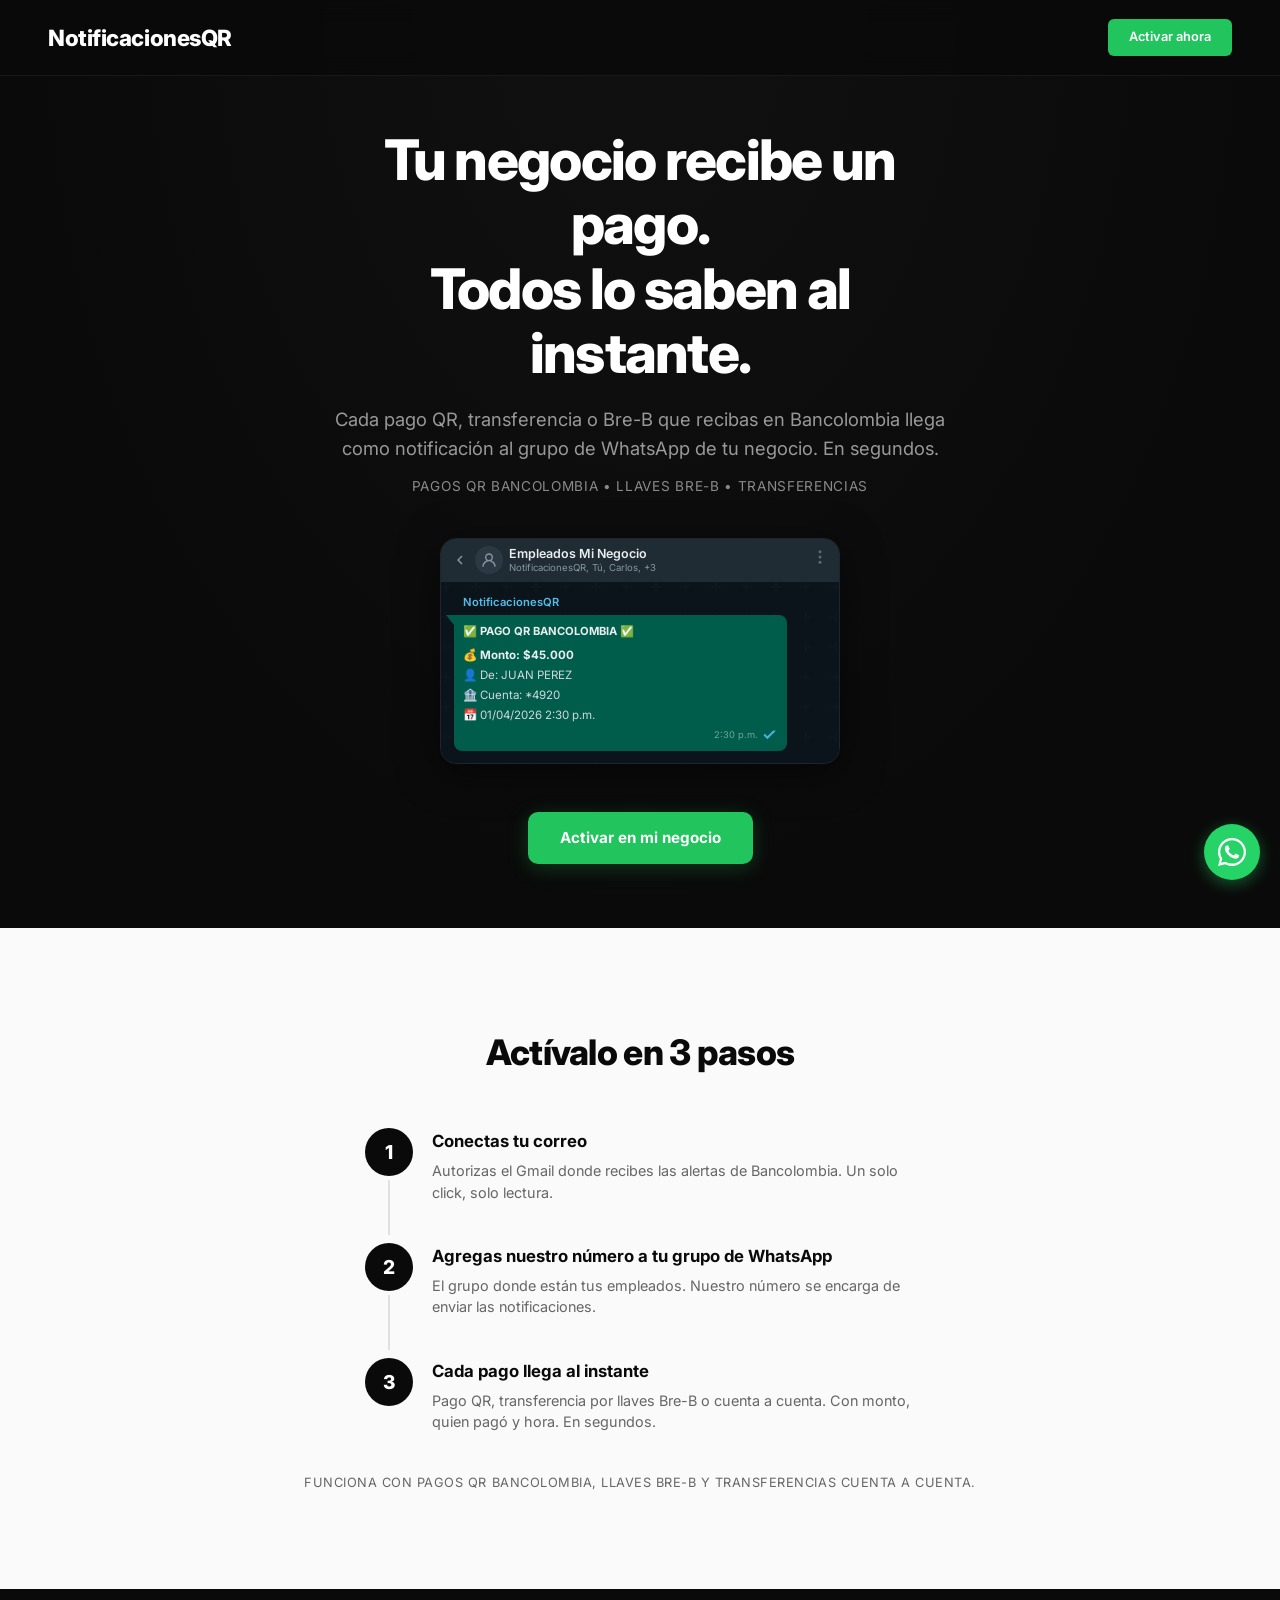
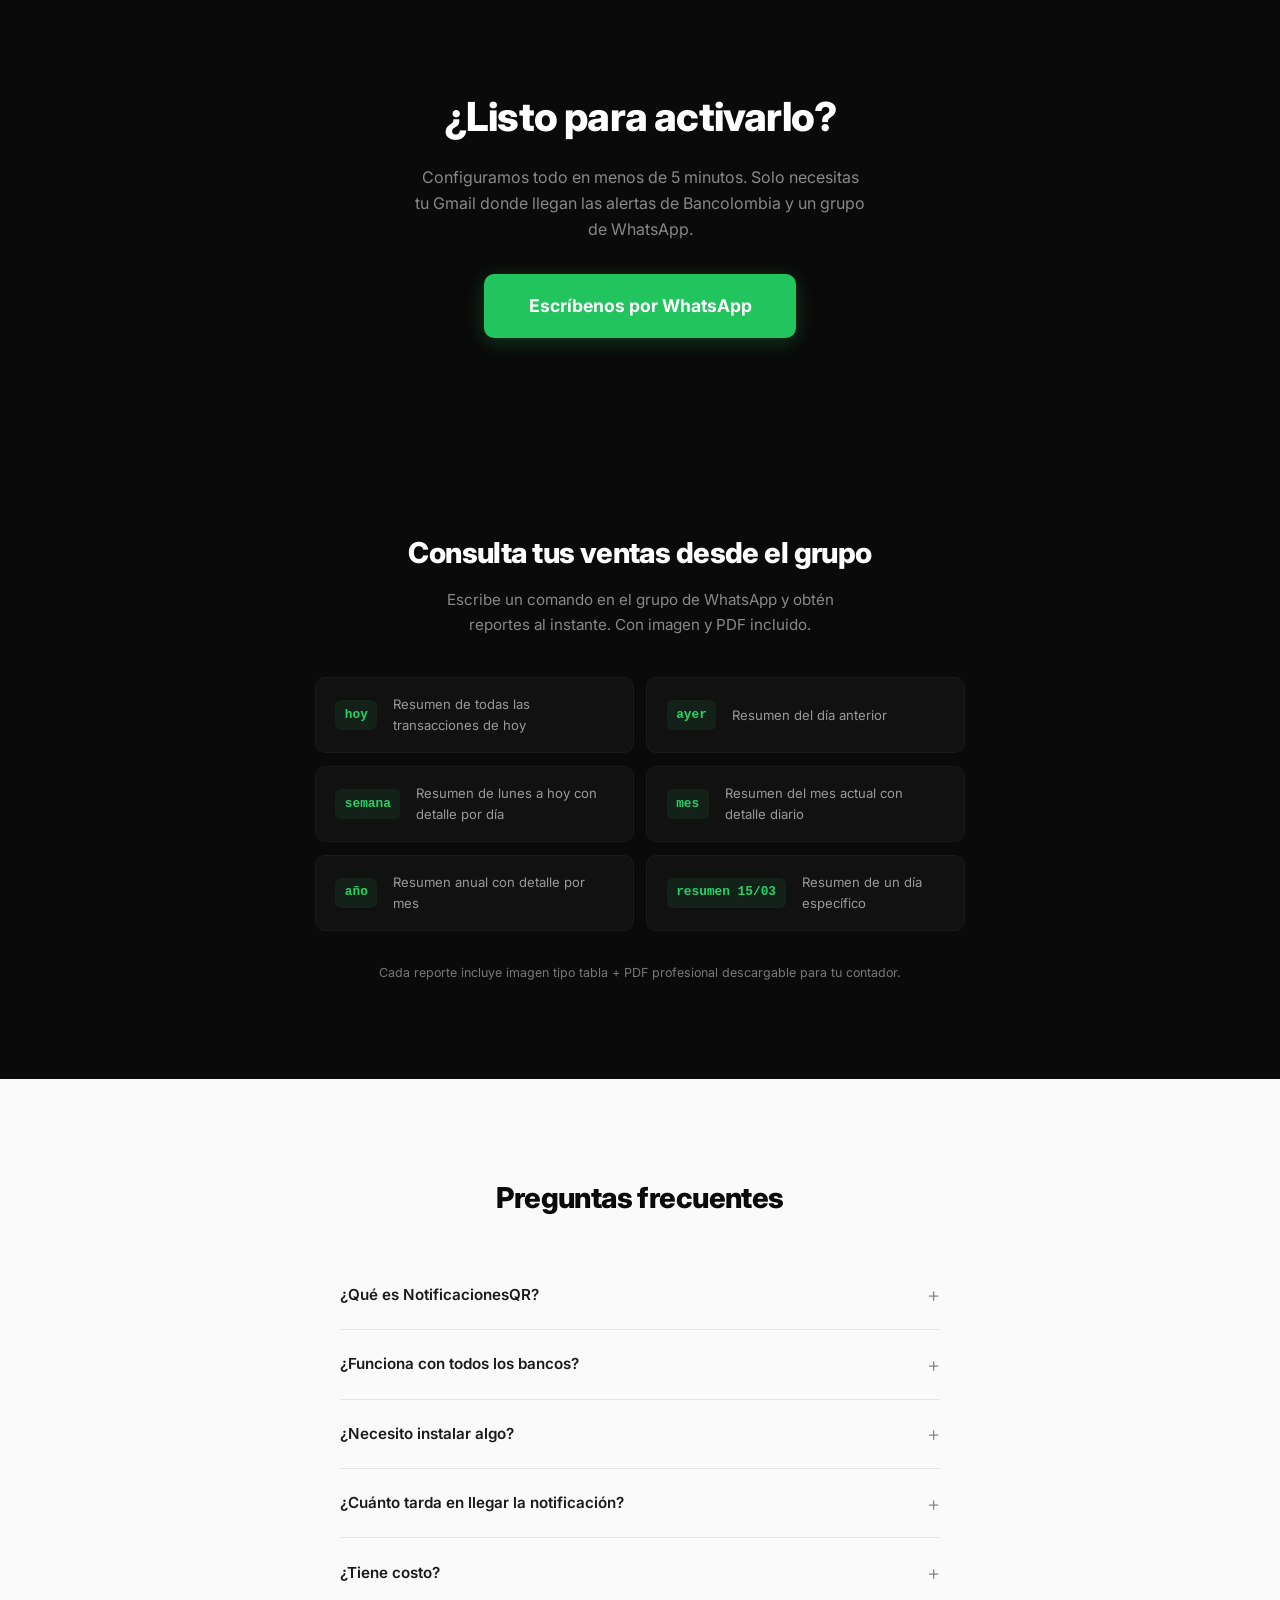
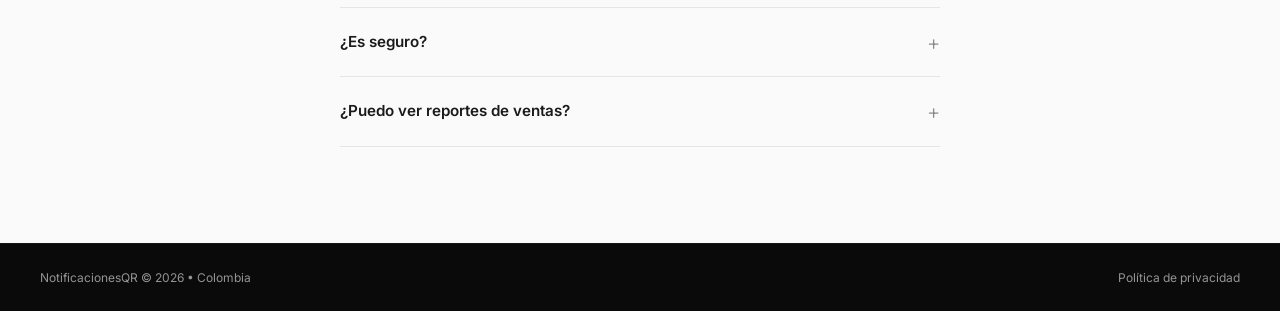
<file: index.html>
<!DOCTYPE html>
<html lang="es">
<head>
    <meta charset="UTF-8">
    <meta name="viewport" content="width=device-width, initial-scale=1.0">
    <title>NotificacionesQR — Recibe alertas de pagos QR Bancolombia en WhatsApp al instante</title>
    <meta name="description" content="Notificador de pagos QR Bancolombia por WhatsApp. Alertas instantáneas de pagos QR, Bre-B y transferencias para tu negocio. Sin hardware, sin apps.">
    <link rel="canonical" href="https://notificacionesqr.com/">
    <meta name="theme-color" content="#0a0a0a">
    <meta name="geo.region" content="CO">
    <link rel="alternate" hreflang="es-CO" href="https://notificacionesqr.com/">
    <link rel="alternate" hreflang="x-default" href="https://notificacionesqr.com/">

    <!-- Open Graph -->
    <meta property="og:title" content="NotificacionesQR — Alertas de pagos QR en WhatsApp">
    <meta property="og:description" content="Tus empleados saben al instante cuando llega un pago. Pagos QR, Bre-B y transferencias Bancolombia directo a WhatsApp.">
    <meta property="og:type" content="website">
    <meta property="og:url" content="https://notificacionesqr.com/">
    <meta property="og:image" content="https://notificacionesqr.com/og-image.png">
    <meta property="og:image:width" content="1200">
    <meta property="og:image:height" content="630">
    <meta property="og:locale" content="es_CO">
    <meta property="og:site_name" content="NotificacionesQR">

    <!-- Twitter Card -->
    <meta name="twitter:card" content="summary_large_image">
    <meta name="twitter:title" content="NotificacionesQR — Alertas de pagos QR en WhatsApp">
    <meta name="twitter:description" content="Notificador de pagos QR Bancolombia por WhatsApp para negocios. Alertas instantáneas sin hardware.">
    <meta name="twitter:image" content="https://notificacionesqr.com/og-image.png">

    <!-- Favicon -->
    <link rel="icon" type="image/svg+xml" href="/favicon.svg">
    <link rel="apple-touch-icon" href="/apple-touch-icon.png">

    <!-- Google Analytics -->
    <script async src="https://www.googletagmanager.com/gtag/js?id=G-BZJQS6GRGG"></script>
    <script>
      window.dataLayer = window.dataLayer || [];
      function gtag(){dataLayer.push(arguments);}
      gtag('js', new Date());
      gtag('config', 'G-BZJQS6GRGG');
    </script>

    <!-- Fonts -->
    <link rel="preconnect" href="https://fonts.googleapis.com">
    <link rel="preconnect" href="https://fonts.gstatic.com" crossorigin>
    <link href="https://fonts.googleapis.com/css2?family=Inter:wght@400;600;800&display=swap" rel="stylesheet">
    <link rel="stylesheet" href="style.css">

    <!-- Noscript fallback -->
    <noscript><style>.fade-in { opacity: 1 !important; transform: none !important; }</style></noscript>
</head>
<body>

    <!-- Header -->
    <header>
        <nav>
            <div class="nav-inner">
                <div class="logo">NotificacionesQR</div>
                <a href="#contacto" class="nav-btn">Activar ahora</a>
            </div>
        </nav>
    </header>

    <main>
        <!-- Hero -->
        <section class="hero">
            <div class="hero-content">
                <h1>Tu negocio recibe un pago.<br>Todos lo saben al instante.</h1>
                <p class="hero-subtitle">Cada pago QR, transferencia o Bre-B que recibas en Bancolombia llega como notificación al grupo de WhatsApp de tu negocio. En segundos.</p>
                <p class="hero-compatible">Pagos QR Bancolombia &bull; Llaves Bre-B &bull; Transferencias</p>

                <!-- WhatsApp mockup -->
                <div class="mockup" aria-label="Ejemplo de notificación de pago QR en WhatsApp">
                    <div class="mockup-header">
                        <div class="mockup-header-left">
                            <svg class="mockup-back" viewBox="0 0 24 24" width="18" height="18" fill="#d1d5db" aria-hidden="true"><path d="M15.41 7.41L14 6l-6 6 6 6 1.41-1.41L10.83 12z"/></svg>
                            <div class="mockup-avatar">
                                <svg viewBox="0 0 24 24" width="16" height="16" fill="#8696a0" aria-hidden="true"><path d="M15.71 12.71a6 6 0 10-7.42 0A10 10 0 002 22h2a8 8 0 0116 0h2a10 10 0 00-6.29-9.29zM12 12a4 4 0 110-8 4 4 0 010 8z"/></svg>
                            </div>
                            <div class="mockup-header-info">
                                <span class="mockup-name">Empleados Mi Negocio</span>
                                <span class="mockup-members">NotificacionesQR, Tú, Carlos, +3</span>
                            </div>
                        </div>
                        <div class="mockup-header-right">
                            <svg viewBox="0 0 24 24" width="18" height="18" fill="#8696a0" aria-hidden="true"><circle cx="12" cy="5" r="2"/><circle cx="12" cy="12" r="2"/><circle cx="12" cy="19" r="2"/></svg>
                        </div>
                    </div>
                    <div class="mockup-chat">
                        <div class="mockup-contact-name">NotificacionesQR</div>
                        <div class="mockup-bubble">
                            <div class="mockup-bubble-tail"></div>
                            <div class="mockup-title">✅ PAGO QR BANCOLOMBIA ✅</div>
                            <div class="mockup-row">💰 <strong>Monto: $45.000</strong></div>
                            <div class="mockup-row">👤 De: JUAN PEREZ</div>
                            <div class="mockup-row">🏦 Cuenta: *4920</div>
                            <div class="mockup-row">📅 01/04/2026 2:30 p.m.</div>
                            <div class="mockup-meta">
                                <span class="mockup-time">2:30 p.m.</span>
                                <svg class="mockup-check" viewBox="0 0 16 11" width="16" height="11" aria-hidden="true"><path d="M11.07.66L5.4 6.33 2.93 3.85 1.51 5.27l3.89 3.89 7.07-7.07L11.07.66z" fill="#53bdeb"/><path d="M7.07.66L5.4 2.33l1.41 1.42 3.18-3.18L7.07.66z" fill="#53bdeb" transform="translate(4,0)"/></svg>
                            </div>
                        </div>
                    </div>
                </div>

                <a href="#contacto" class="btn-primary">Activar en mi negocio</a>
            </div>
        </section>

        <!-- Cómo funciona -->
        <section class="steps-section" id="como-funciona">
            <h2 class="fade-in">Actívalo en 3 pasos</h2>

            <div class="steps">
                <div class="step fade-in">
                    <div class="step-number">1</div>
                    <div class="step-content">
                        <h3>Conectas tu correo</h3>
                        <p>Autorizas el Gmail donde recibes las alertas de Bancolombia. Un solo click, solo lectura.</p>
                    </div>
                </div>
                <div class="step fade-in">
                    <div class="step-number">2</div>
                    <div class="step-content">
                        <h3>Agregas nuestro número a tu grupo de WhatsApp</h3>
                        <p>El grupo donde están tus empleados. Nuestro número se encarga de enviar las notificaciones.</p>
                    </div>
                </div>
                <div class="step fade-in">
                    <div class="step-number">3</div>
                    <div class="step-content">
                        <h3>Cada pago llega al instante</h3>
                        <p>Pago QR, transferencia por llaves Bre-B o cuenta a cuenta. Con monto, quien pagó y hora. En segundos.</p>
                    </div>
                </div>
            </div>

            <p class="compatible-note fade-in">Funciona con pagos QR Bancolombia, llaves Bre-B y transferencias cuenta a cuenta.</p>
        </section>

        <!-- CTA -->
        <section class="cta-section" id="contacto">
            <h2 class="fade-in">¿Listo para activarlo?</h2>
            <p class="fade-in">Configuramos todo en menos de 5 minutos. Solo necesitas tu Gmail donde llegan las alertas de Bancolombia y un grupo de WhatsApp.</p>
            <a href="https://wa.me/573003060003?text=Hola%2C%20quiero%20activar%20NotificacionesQR%20en%20mi%20negocio" class="btn-primary btn-large fade-in" target="_blank" rel="noopener noreferrer">Escríbenos por WhatsApp</a>
        </section>

        <!-- Comandos / Features -->
        <section class="commands-section" id="funciones">
            <h2 class="fade-in">Consulta tus ventas desde el grupo</h2>
            <p class="commands-intro fade-in">Escribe un comando en el grupo de WhatsApp y obtén reportes al instante. Con imagen y PDF incluido.</p>

            <div class="commands-grid">
                <div class="command-card fade-in">
                    <span class="command-name">hoy</span>
                    <p>Resumen de todas las transacciones de hoy</p>
                </div>
                <div class="command-card fade-in">
                    <span class="command-name">ayer</span>
                    <p>Resumen del día anterior</p>
                </div>
                <div class="command-card fade-in">
                    <span class="command-name">semana</span>
                    <p>Resumen de lunes a hoy con detalle por día</p>
                </div>
                <div class="command-card fade-in">
                    <span class="command-name">mes</span>
                    <p>Resumen del mes actual con detalle diario</p>
                </div>
                <div class="command-card fade-in">
                    <span class="command-name">año</span>
                    <p>Resumen anual con detalle por mes</p>
                </div>
                <div class="command-card fade-in">
                    <span class="command-name">resumen 15/03</span>
                    <p>Resumen de un día específico</p>
                </div>
            </div>

            <p class="commands-note fade-in">Cada reporte incluye imagen tipo tabla + PDF profesional descargable para tu contador.</p>
        </section>

        <!-- FAQ -->
        <section class="faq-section" id="faq">
            <h2 class="fade-in">Preguntas frecuentes</h2>

            <div class="faq-list">
                <details class="faq-item fade-in">
                    <summary>¿Qué es NotificacionesQR?</summary>
                    <p>Es un servicio que envía una notificación al grupo de WhatsApp de tu negocio cada vez que recibes un pago QR, transferencia por llaves Bre-B o transferencia bancaria en tu cuenta Bancolombia. Tus empleados saben al instante que el pago llegó.</p>
                </details>
                <details class="faq-item fade-in">
                    <summary>¿Funciona con todos los bancos?</summary>
                    <p>Por ahora funciona con Bancolombia: pagos QR, transferencias por llaves Bre-B y transferencias cuenta a cuenta. Estamos trabajando para agregar más bancos próximamente.</p>
                </details>
                <details class="faq-item fade-in">
                    <summary>¿Necesito instalar algo?</summary>
                    <p>No. Solo necesitas WhatsApp (que ya tienes) y autorizar tu correo de Gmail donde llegan las alertas de Bancolombia. No hay apps que instalar ni dispositivos que comprar.</p>
                </details>
                <details class="faq-item fade-in">
                    <summary>¿Cuánto tarda en llegar la notificación?</summary>
                    <p>Menos de 10 segundos desde que el cliente paga. La notificación llega al grupo de WhatsApp prácticamente al instante.</p>
                </details>
                <details class="faq-item fade-in">
                    <summary>¿Tiene costo?</summary>
                    <p>Por ahora es totalmente gratis. Escríbenos por WhatsApp y lo activamos en minutos.</p>
                </details>
                <details class="faq-item fade-in">
                    <summary>¿Es seguro?</summary>
                    <p>Sí. Solo leemos las notificaciones de pago de Bancolombia en tu correo. No tenemos acceso a tus cuentas bancarias, contraseñas ni información financiera.</p>
                </details>
                <details class="faq-item fade-in">
                    <summary>¿Puedo ver reportes de ventas?</summary>
                    <p>Sí. Desde el mismo grupo de WhatsApp puedes escribir comandos como "hoy", "semana" o "mes" y recibes un resumen con imagen y PDF profesional con todas las transacciones.</p>
                </details>
            </div>
        </section>
    </main>

    <!-- Schema: FAQ -->
    <script type="application/ld+json">
    {
        "@context": "https://schema.org",
        "@type": "FAQPage",
        "mainEntity": [
            { "@type": "Question", "name": "¿Qué es NotificacionesQR?", "acceptedAnswer": { "@type": "Answer", "text": "Es un servicio que envía una notificación al grupo de WhatsApp de tu negocio cada vez que recibes un pago QR, transferencia por llaves Bre-B o transferencia bancaria en tu cuenta Bancolombia." } },
            { "@type": "Question", "name": "¿Funciona con todos los bancos?", "acceptedAnswer": { "@type": "Answer", "text": "Por ahora funciona con Bancolombia: pagos QR, transferencias por llaves Bre-B y transferencias cuenta a cuenta." } },
            { "@type": "Question", "name": "¿Necesito instalar algo?", "acceptedAnswer": { "@type": "Answer", "text": "No. Solo necesitas WhatsApp y autorizar tu correo de Gmail donde llegan las alertas de Bancolombia. No hay apps que instalar ni dispositivos que comprar." } },
            { "@type": "Question", "name": "¿Cuánto tarda en llegar la notificación?", "acceptedAnswer": { "@type": "Answer", "text": "Menos de 10 segundos desde que el cliente paga." } },
            { "@type": "Question", "name": "¿Tiene costo?", "acceptedAnswer": { "@type": "Answer", "text": "Por ahora es totalmente gratis. Escríbenos por WhatsApp y lo activamos en minutos." } },
            { "@type": "Question", "name": "¿Es seguro?", "acceptedAnswer": { "@type": "Answer", "text": "Sí. Solo leemos las notificaciones de pago de Bancolombia en tu correo. No tenemos acceso a tus cuentas bancarias, contraseñas ni información financiera." } },
            { "@type": "Question", "name": "¿Puedo ver reportes de ventas?", "acceptedAnswer": { "@type": "Answer", "text": "Sí. Desde el mismo grupo de WhatsApp puedes escribir comandos como hoy, semana o mes y recibes un resumen con imagen y PDF profesional." } }
        ]
    }
    </script>

    <!-- Schema: SoftwareApplication + Organization -->
    <script type="application/ld+json">
    {
        "@context": "https://schema.org",
        "@type": "SoftwareApplication",
        "name": "NotificacionesQR",
        "description": "Notificador de pagos QR Bancolombia por WhatsApp para negocios en Colombia",
        "applicationCategory": "BusinessApplication",
        "operatingSystem": "WhatsApp",
        "offers": {
            "@type": "Offer",
            "price": "0",
            "priceCurrency": "COP"
        },
        "author": {
            "@type": "Organization",
            "name": "NotificacionesQR",
            "url": "https://notificacionesqr.com"
        }
    }
    </script>

    <!-- Footer -->
    <footer>
        <div class="footer-inner">
            <p>NotificacionesQR &copy; 2026 &bull; Colombia</p>
            <a href="/privacidad.html">Política de privacidad</a>
        </div>
    </footer>

    <!-- WhatsApp floating button -->
    <a href="https://wa.me/573003060003?text=Hola%2C%20quiero%20activar%20NotificacionesQR%20en%20mi%20negocio" class="whatsapp-float" target="_blank" rel="noopener noreferrer" aria-label="Contactar por WhatsApp">
        <svg viewBox="0 0 32 32" width="28" height="28" fill="#fff" aria-hidden="true"><path d="M16.004 0C7.165 0 .002 7.159.002 15.995c0 2.817.736 5.567 2.137 7.998L.014 32l8.207-2.108a15.94 15.94 0 007.783 1.986C24.843 31.878 32 24.719 32 15.883 32 7.159 24.843 0 16.004 0zm0 29.285a13.3 13.3 0 01-6.988-1.975l-.502-.296-4.867 1.25 1.296-4.727-.326-.518A13.22 13.22 0 012.6 15.995c0-7.387 6.017-13.4 13.404-13.4 7.387 0 13.404 6.013 13.404 13.4 0 7.387-6.017 13.29-13.404 13.29zm7.347-10.032c-.402-.2-2.38-1.174-2.75-1.308-.37-.134-.638-.2-.907.2-.268.402-1.04 1.308-1.276 1.576-.235.268-.47.302-.872.1-.402-.2-1.698-.625-3.233-1.993-1.195-1.065-2.002-2.38-2.237-2.782-.235-.402-.025-.62.177-.82.181-.18.402-.468.603-.703.2-.235.268-.402.402-.67.134-.268.067-.502-.034-.703-.1-.2-.907-2.184-1.242-2.99-.326-.785-.658-.678-.907-.69-.235-.012-.502-.015-.77-.015s-.703.1-1.072.502c-.37.402-1.41 1.376-1.41 3.358s1.444 3.895 1.645 4.163c.2.268 2.84 4.335 6.882 6.079.96.415 1.712.663 2.296.849.965.307 1.843.263 2.537.16.774-.116 2.38-.973 2.716-1.912.335-.94.335-1.745.235-1.912-.1-.168-.37-.268-.77-.47z"/></svg>
    </a>

    <script src="script.js" defer></script>
</body>
</html>
</file>
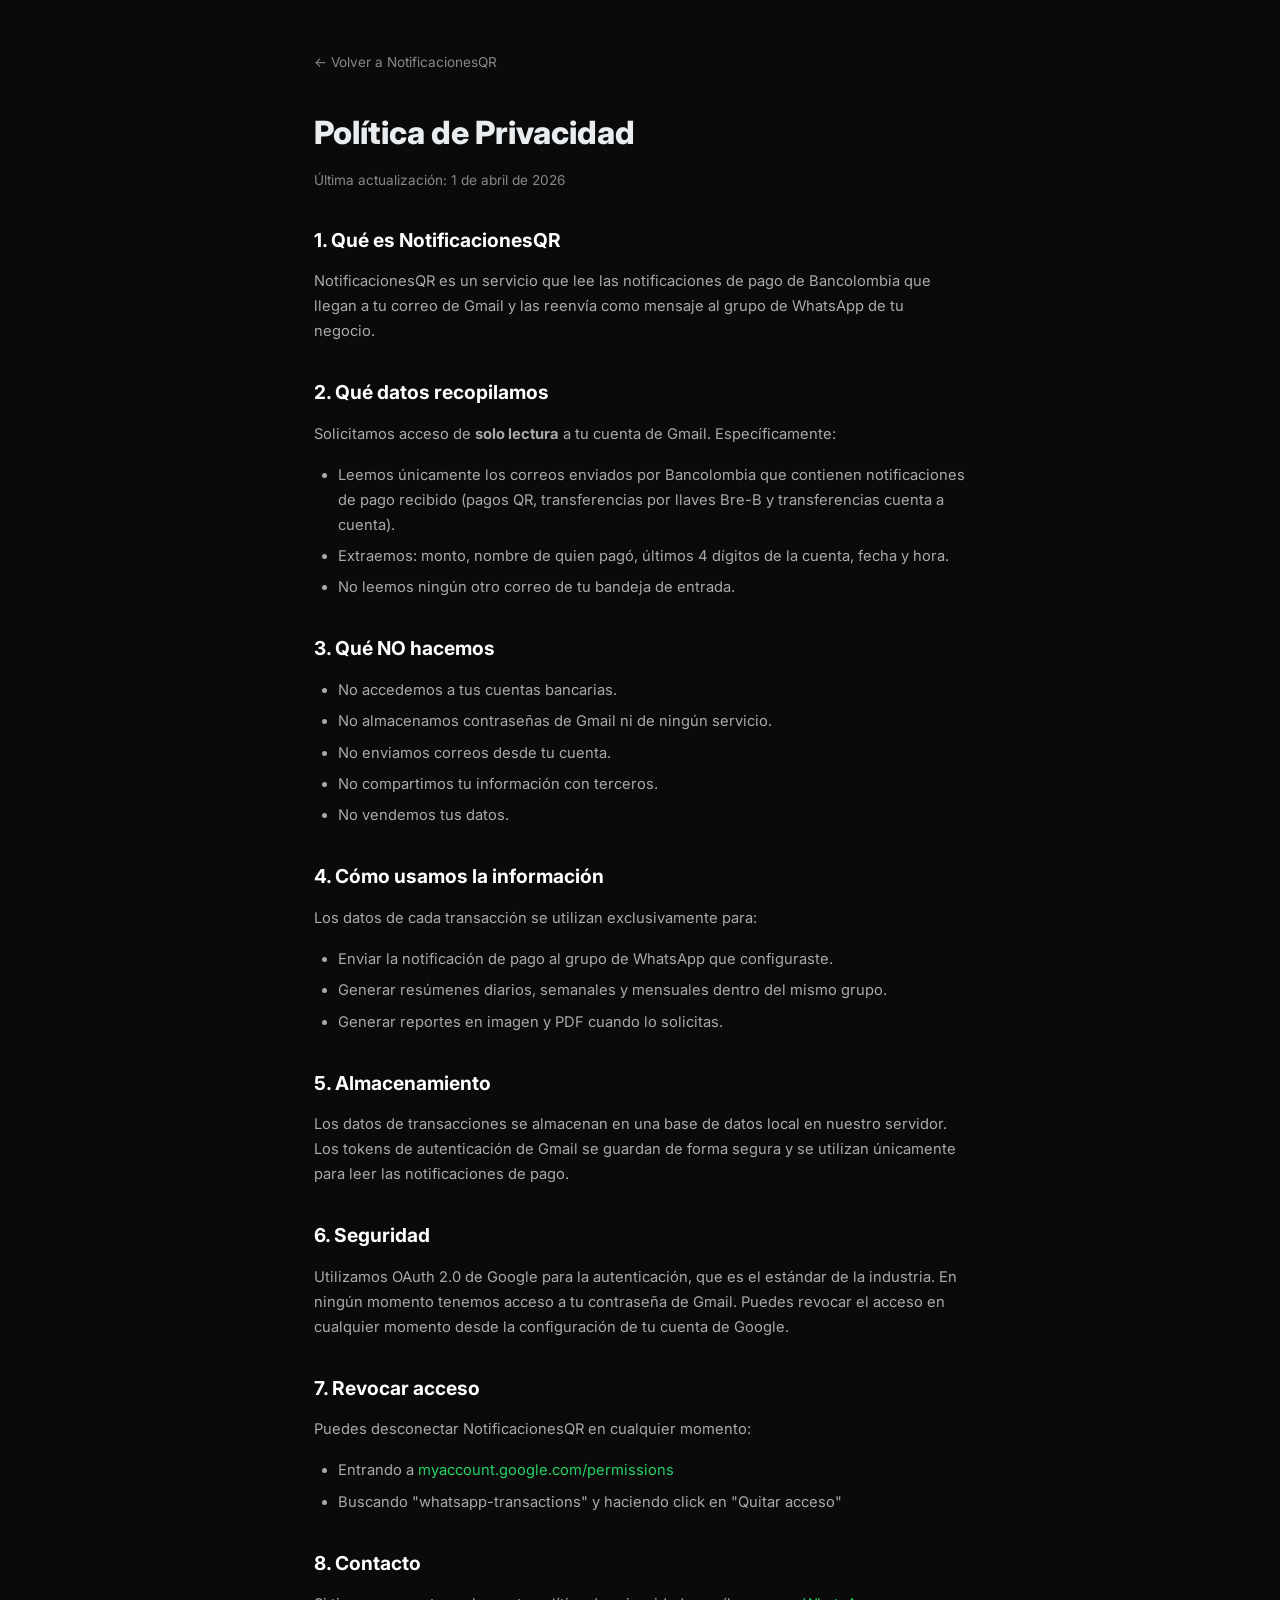
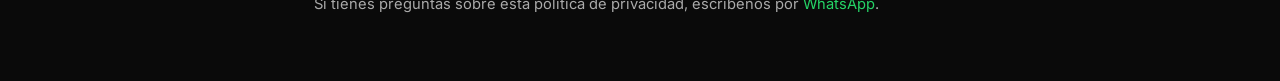
<file: privacidad.html>
<!DOCTYPE html>
<html lang="es">
<head>
    <meta charset="UTF-8">
    <meta name="viewport" content="width=device-width, initial-scale=1.0">
    <title>Política de Privacidad — NotificacionesQR</title>
    <meta name="description" content="Política de privacidad de NotificacionesQR. Cómo manejamos tus datos de forma segura.">
    <meta name="theme-color" content="#0a0a0a">
    <link rel="canonical" href="https://notificacionesqr.com/privacidad.html">
    <link rel="icon" type="image/svg+xml" href="/favicon.svg">
    <link rel="preconnect" href="https://fonts.googleapis.com">
    <link rel="preconnect" href="https://fonts.gstatic.com" crossorigin>
    <link href="https://fonts.googleapis.com/css2?family=Inter:wght@400;600;800&display=swap" rel="stylesheet">
    <style>
        * { margin: 0; padding: 0; box-sizing: border-box; }
        body { font-family: 'Inter', sans-serif; color: #e9edef; background: #0a0a0a; line-height: 1.7; -webkit-font-smoothing: antialiased; }
        .container { max-width: 700px; margin: 0 auto; padding: 3rem 1.5rem; }
        h1 { font-size: 2rem; font-weight: 800; margin-bottom: 0.5rem; }
        .date { color: #888; font-size: 0.85rem; margin-bottom: 2rem; }
        h2 { font-size: 1.2rem; font-weight: 700; margin: 2rem 0 0.8rem; color: #fff; }
        p { color: #aaa; margin-bottom: 1rem; font-size: 0.92rem; }
        ul { color: #aaa; margin: 0 0 1rem 1.5rem; font-size: 0.92rem; }
        li { margin-bottom: 0.4rem; }
        a { color: #25d366; text-decoration: none; }
        a:hover { text-decoration: underline; }
        .back { display: inline-block; margin-bottom: 2rem; color: #888; font-size: 0.85rem; }
        .back:hover { color: #fff; }
    </style>
</head>
<body>
    <div class="container">
        <a href="/" class="back">&larr; Volver a NotificacionesQR</a>

        <h1>Política de Privacidad</h1>
        <p class="date">Última actualización: 1 de abril de 2026</p>

        <h2>1. Qué es NotificacionesQR</h2>
        <p>NotificacionesQR es un servicio que lee las notificaciones de pago de Bancolombia que llegan a tu correo de Gmail y las reenvía como mensaje al grupo de WhatsApp de tu negocio.</p>

        <h2>2. Qué datos recopilamos</h2>
        <p>Solicitamos acceso de <strong>solo lectura</strong> a tu cuenta de Gmail. Específicamente:</p>
        <ul>
            <li>Leemos únicamente los correos enviados por Bancolombia que contienen notificaciones de pago recibido (pagos QR, transferencias por llaves Bre-B y transferencias cuenta a cuenta).</li>
            <li>Extraemos: monto, nombre de quien pagó, últimos 4 dígitos de la cuenta, fecha y hora.</li>
            <li>No leemos ningún otro correo de tu bandeja de entrada.</li>
        </ul>

        <h2>3. Qué NO hacemos</h2>
        <ul>
            <li>No accedemos a tus cuentas bancarias.</li>
            <li>No almacenamos contraseñas de Gmail ni de ningún servicio.</li>
            <li>No enviamos correos desde tu cuenta.</li>
            <li>No compartimos tu información con terceros.</li>
            <li>No vendemos tus datos.</li>
        </ul>

        <h2>4. Cómo usamos la información</h2>
        <p>Los datos de cada transacción se utilizan exclusivamente para:</p>
        <ul>
            <li>Enviar la notificación de pago al grupo de WhatsApp que configuraste.</li>
            <li>Generar resúmenes diarios, semanales y mensuales dentro del mismo grupo.</li>
            <li>Generar reportes en imagen y PDF cuando lo solicitas.</li>
        </ul>

        <h2>5. Almacenamiento</h2>
        <p>Los datos de transacciones se almacenan en una base de datos local en nuestro servidor. Los tokens de autenticación de Gmail se guardan de forma segura y se utilizan únicamente para leer las notificaciones de pago.</p>

        <h2>6. Seguridad</h2>
        <p>Utilizamos OAuth 2.0 de Google para la autenticación, que es el estándar de la industria. En ningún momento tenemos acceso a tu contraseña de Gmail. Puedes revocar el acceso en cualquier momento desde la configuración de tu cuenta de Google.</p>

        <h2>7. Revocar acceso</h2>
        <p>Puedes desconectar NotificacionesQR en cualquier momento:</p>
        <ul>
            <li>Entrando a <a href="https://myaccount.google.com/permissions" target="_blank" rel="noopener noreferrer">myaccount.google.com/permissions</a></li>
            <li>Buscando "whatsapp-transactions" y haciendo click en "Quitar acceso"</li>
        </ul>

        <h2>8. Contacto</h2>
        <p>Si tienes preguntas sobre esta política de privacidad, escríbenos por <a href="https://wa.me/573003060003" target="_blank" rel="noopener noreferrer">WhatsApp</a>.</p>
    </div>
</body>
</html>
</file>
<file: style.css>
* {
    margin: 0;
    padding: 0;
    box-sizing: border-box;
}

body {
    font-family: 'Inter', -apple-system, BlinkMacSystemFont, sans-serif;
    color: #ffffff;
    line-height: 1.6;
    background: #0a0a0a;
    -webkit-font-smoothing: antialiased;
}

/* ========== NAV ========== */
nav {
    position: fixed;
    top: 0;
    left: 0;
    right: 0;
    padding: 0.6rem 1.5rem;
    z-index: 100;
    background: rgba(10, 10, 10, 0.85);
    backdrop-filter: blur(12px);
    -webkit-backdrop-filter: blur(12px);
    border-bottom: 1px solid rgba(255, 255, 255, 0.06);
}

.nav-inner {
    max-width: 1200px;
    margin: 0 auto;
    display: flex;
    justify-content: space-between;
    align-items: center;
}

.logo {
    font-size: 0.95rem;
    font-weight: 800;
    color: #ffffff;
    letter-spacing: -0.02em;
}

.nav-btn {
    background: hsl(142, 71%, 45%);
    color: #fff;
    padding: 0.5rem 1rem;
    border-radius: 6px;
    text-decoration: none;
    font-weight: 600;
    font-size: 0.75rem;
    transition: background 0.3s, transform 0.2s;
}

.nav-btn:hover {
    background: hsl(142, 71%, 38%);
    transform: translateY(-1px);
}

/* ========== HERO ========== */
.hero {
    min-height: 100vh;
    display: flex;
    align-items: center;
    justify-content: center;
    padding: 6rem 1.5rem 3rem;
    background: radial-gradient(ellipse at top, #111 0%, #0a0a0a 70%);
}

.hero-content {
    max-width: 540px;
    text-align: center;
}

.hero h1 {
    font-size: 2.2rem;
    font-weight: 800;
    line-height: 1.15;
    letter-spacing: -0.03em;
    margin-bottom: 1.2rem;
}

.hero-subtitle {
    font-size: 1rem;
    color: #999;
    margin-bottom: 0.8rem;
    line-height: 1.6;
}

.hero-compatible {
    font-size: 0.8rem;
    color: #8a8a8a;
    margin-bottom: 2.5rem;
    letter-spacing: 0.05em;
    text-transform: uppercase;
}

/* ========== WHATSAPP MOCKUP ========== */
.mockup {
    background: #0b141a;
    border-radius: 16px;
    border: 1px solid #1a2730;
    overflow: hidden;
    margin-bottom: 2.5rem;
    text-align: left;
    box-shadow: 0 8px 40px rgba(0, 0, 0, 0.5);
    max-width: 360px;
    margin-left: auto;
    margin-right: auto;
}

.mockup-header {
    background: #1f2c34;
    padding: 0.45rem 0.6rem;
    display: flex;
    align-items: center;
    justify-content: space-between;
}

.mockup-header-left {
    display: flex;
    align-items: center;
    gap: 0.4rem;
}

.mockup-back {
    opacity: 0.6;
}

.mockup-header-right {
    opacity: 0.6;
}

.mockup-avatar {
    width: 28px;
    height: 28px;
    min-width: 28px;
    border-radius: 50%;
    background: #2a3942;
    display: flex;
    align-items: center;
    justify-content: center;
}

.mockup-header-info {
    display: flex;
    flex-direction: column;
    line-height: 1.2;
}

.mockup-name {
    font-size: 0.78rem;
    font-weight: 600;
    color: #e9edef;
}

.mockup-members {
    font-size: 0.6rem;
    color: #8696a0;
}

.mockup-chat {
    padding: 0.8rem 0.6rem;
    background: #0b141a;
    background-image: url("data:image/svg+xml,%3Csvg width='60' height='60' viewBox='0 0 60 60' xmlns='http://www.w3.org/2000/svg'%3E%3Cg fill='none' fill-rule='evenodd'%3E%3Cg fill='%23111b21' fill-opacity='0.4'%3E%3Cpath d='M36 34v-4h-2v4h-4v2h4v4h2v-4h4v-2h-4zm0-30V0h-2v4h-4v2h4v4h2V6h4V4h-4zM6 34v-4H4v4H0v2h4v4h2v-4h4v-2H6zM6 4V0H4v4H0v2h4v4h2V6h4V4H6z'/%3E%3C/g%3E%3C/g%3E%3C/svg%3E");
    min-height: 120px;
}

.mockup-contact-name {
    font-size: 0.7rem;
    font-weight: 600;
    color: #53bdeb;
    margin-left: 0.8rem;
    margin-bottom: 0.2rem;
}

.mockup-bubble {
    background: #005c4b;
    border-radius: 0 8px 8px 8px;
    padding: 0.5rem 0.6rem;
    max-width: 88%;
    position: relative;
    color: #e9edef;
    margin-left: 0.2rem;
}

.mockup-bubble-tail {
    position: absolute;
    top: 0;
    left: -8px;
    width: 0;
    height: 0;
    border-top: 0px solid transparent;
    border-bottom: 10px solid transparent;
    border-right: 8px solid #005c4b;
}

.mockup-title {
    font-size: 0.7rem;
    font-weight: 700;
    color: #e9edef;
    margin-bottom: 0.3rem;
}

.mockup-row {
    font-size: 0.72rem;
    margin-bottom: 0.1rem;
    color: #d1d7db;
}

.mockup-row strong {
    color: #e9edef;
}

.mockup-meta {
    display: flex;
    align-items: center;
    justify-content: flex-end;
    gap: 0.25rem;
    margin-top: 0.2rem;
}

.mockup-time {
    font-size: 0.58rem;
    color: rgba(255, 255, 255, 0.45);
}

.mockup-check {
    opacity: 0.9;
}

/* ========== BUTTONS ========== */
.btn-primary {
    display: inline-block;
    background: hsl(142, 71%, 45%);
    color: #fff;
    padding: 0.85rem 2rem;
    border-radius: 10px;
    text-decoration: none;
    font-weight: 700;
    font-size: 0.95rem;
    transition: background 0.3s, transform 0.2s, box-shadow 0.3s;
    box-shadow: 0 4px 20px hsla(142, 71%, 45%, 0.25);
}

.btn-primary:hover {
    background: hsl(142, 71%, 38%);
    transform: translateY(-2px);
    box-shadow: 0 6px 28px hsla(142, 71%, 45%, 0.35);
}

.btn-large {
    padding: 1.1rem 2.8rem;
    font-size: 1.1rem;
}

/* ========== STEPS SECTION ========== */
.steps-section {
    background: #fafafa;
    color: #1a1a1a;
    padding: 5rem 1.5rem;
    text-align: center;
}

.steps-section h2 {
    font-size: 1.8rem;
    font-weight: 800;
    letter-spacing: -0.02em;
    margin-bottom: 3rem;
    color: #0a0a0a;
}

.steps {
    max-width: 500px;
    margin: 0 auto;
    text-align: left;
}

.step {
    display: flex;
    gap: 1.2rem;
    margin-bottom: 2.5rem;
    position: relative;
}

.step:not(:last-child)::after {
    content: '';
    position: absolute;
    left: 23px;
    top: 52px;
    width: 2px;
    height: calc(100% - 20px);
    background: #e0e0e0;
}

.step-number {
    width: 48px;
    height: 48px;
    min-width: 48px;
    border-radius: 50%;
    background: #0a0a0a;
    color: #fff;
    display: flex;
    align-items: center;
    justify-content: center;
    font-size: 1.2rem;
    font-weight: 800;
    position: relative;
    z-index: 1;
}

.step-content h3 {
    font-size: 1.05rem;
    font-weight: 700;
    margin-bottom: 0.3rem;
    color: #0a0a0a;
}

.step-content p {
    font-size: 0.9rem;
    color: #666;
    line-height: 1.5;
}

.compatible-note {
    margin-top: 1rem;
    font-size: 0.8rem;
    color: #666;
    text-transform: uppercase;
    letter-spacing: 0.04em;
}

/* ========== COMMANDS SECTION ========== */
.commands-section {
    background: #0a0a0a;
    color: #fff;
    padding: 5rem 1.5rem;
    text-align: center;
}

.commands-section h2 {
    font-size: 1.8rem;
    font-weight: 800;
    letter-spacing: -0.02em;
    margin-bottom: 0.8rem;
}

.commands-intro {
    color: #888;
    font-size: 0.95rem;
    max-width: 450px;
    margin: 0 auto 2.5rem;
}

.commands-grid {
    display: grid;
    grid-template-columns: 1fr;
    gap: 0.8rem;
    max-width: 500px;
    margin: 0 auto;
}

.command-card {
    background: #111;
    border: 1px solid #1a1a1a;
    border-radius: 10px;
    padding: 1rem 1.2rem;
    text-align: left;
    display: flex;
    align-items: center;
    gap: 1rem;
    transition: border-color 0.3s;
}

.command-card:hover {
    border-color: #333;
}

.command-name {
    font-family: 'Courier New', monospace;
    font-size: 0.8rem;
    font-weight: 700;
    color: #25d366;
    background: rgba(37, 211, 102, 0.08);
    padding: 0.3rem 0.6rem;
    border-radius: 6px;
    white-space: nowrap;
    min-width: fit-content;
}

.command-card p {
    color: #999;
    font-size: 0.82rem;
    margin: 0;
}

.commands-note {
    color: #777;
    font-size: 0.78rem;
    margin-top: 2rem;
}

/* ========== FAQ SECTION ========== */
.faq-section {
    background: #fafafa;
    color: #1a1a1a;
    padding: 5rem 1.5rem;
    text-align: center;
}

.faq-section h2 {
    font-size: 1.8rem;
    font-weight: 800;
    letter-spacing: -0.02em;
    margin-bottom: 2.5rem;
    color: #0a0a0a;
}

.faq-list {
    max-width: 600px;
    margin: 0 auto;
    text-align: left;
}

.faq-item {
    border-bottom: 1px solid #e5e5e5;
}

.faq-item summary {
    padding: 1.1rem 0;
    font-size: 0.95rem;
    font-weight: 600;
    color: #1a1a1a;
    cursor: pointer;
    list-style: none;
    display: flex;
    justify-content: space-between;
    align-items: center;
}

.faq-item summary::after {
    content: '+';
    font-size: 1.3rem;
    font-weight: 300;
    color: #888;
    transition: transform 0.3s;
}

.faq-item[open] summary::after {
    content: '−';
}

.faq-item summary::-webkit-details-marker {
    display: none;
}

.faq-item p {
    padding: 0 0 1.1rem;
    font-size: 0.88rem;
    color: #666;
    line-height: 1.6;
}

/* ========== CTA SECTION ========== */
.cta-section {
    background: #0a0a0a;
    color: #fff;
    padding: 5rem 1.5rem;
    text-align: center;
}

.cta-section h2 {
    font-size: 2rem;
    font-weight: 800;
    letter-spacing: -0.02em;
    margin-bottom: 1rem;
}

.cta-section p {
    color: #888;
    font-size: 1rem;
    max-width: 450px;
    margin: 0 auto 2rem;
}

/* ========== FOOTER ========== */
footer {
    background: #0a0a0a;
    text-align: center;
    padding: 1.5rem;
    border-top: 1px solid #161616;
}

footer p {
    color: #949494;
    font-size: 0.75rem;
}

.footer-inner {
    max-width: 1200px;
    margin: 0 auto;
    display: flex;
    justify-content: space-between;
    align-items: center;
}

footer a {
    color: #949494;
    font-size: 0.75rem;
    text-decoration: none;
    transition: color 0.3s;
}

footer a:hover {
    color: #999;
}

/* ========== WHATSAPP FLOAT ========== */
.whatsapp-float {
    position: fixed;
    bottom: 20px;
    right: 20px;
    width: 56px;
    height: 56px;
    background: #25d366;
    border-radius: 50%;
    display: flex;
    align-items: center;
    justify-content: center;
    box-shadow: 0 4px 16px rgba(37, 211, 102, 0.4);
    transition: transform 0.3s, box-shadow 0.3s;
    z-index: 1000;
}

.whatsapp-float:hover {
    transform: scale(1.1);
    box-shadow: 0 6px 24px rgba(37, 211, 102, 0.5);
}

/* ========== ACCESSIBILITY ========== */
:focus-visible {
    outline: 2px solid #25d366;
    outline-offset: 2px;
}

/* ========== ANIMATIONS ========== */
.fade-in {
    opacity: 0;
    transform: translateY(20px);
    transition: opacity 0.6s ease, transform 0.6s ease;
}

.fade-in.visible {
    opacity: 1;
    transform: translateY(0);
}

/* ========== RESPONSIVE (DESKTOP) ========== */
@media (min-width: 768px) {
    nav {
        padding: 1.2rem 3rem;
    }

    .logo {
        font-size: 1.4rem;
    }

    .nav-btn {
        font-size: 0.8rem;
        padding: 0.5rem 1.3rem;
    }

    .hero {
        padding: 8rem 2rem 4rem;
    }

    .hero-content {
        max-width: 620px;
    }

    .hero h1 {
        font-size: 3.5rem;
    }

    .hero-subtitle {
        font-size: 1.15rem;
    }

    .hero-compatible {
        font-size: 0.85rem;
    }

    .mockup {
        max-width: 400px;
        margin-left: auto;
        margin-right: auto;
        margin-bottom: 3rem;
    }

    .steps-section {
        padding: 6rem 2rem;
    }

    .steps-section h2 {
        font-size: 2.2rem;
    }

    .steps {
        max-width: 550px;
    }

    .commands-section {
        padding: 6rem 2rem;
    }

    .commands-grid {
        grid-template-columns: 1fr 1fr;
        max-width: 650px;
    }

    .faq-section {
        padding: 6rem 2rem;
    }

    .cta-section {
        padding: 6rem 2rem;
    }

    .cta-section h2 {
        font-size: 2.5rem;
    }
}
</file>
